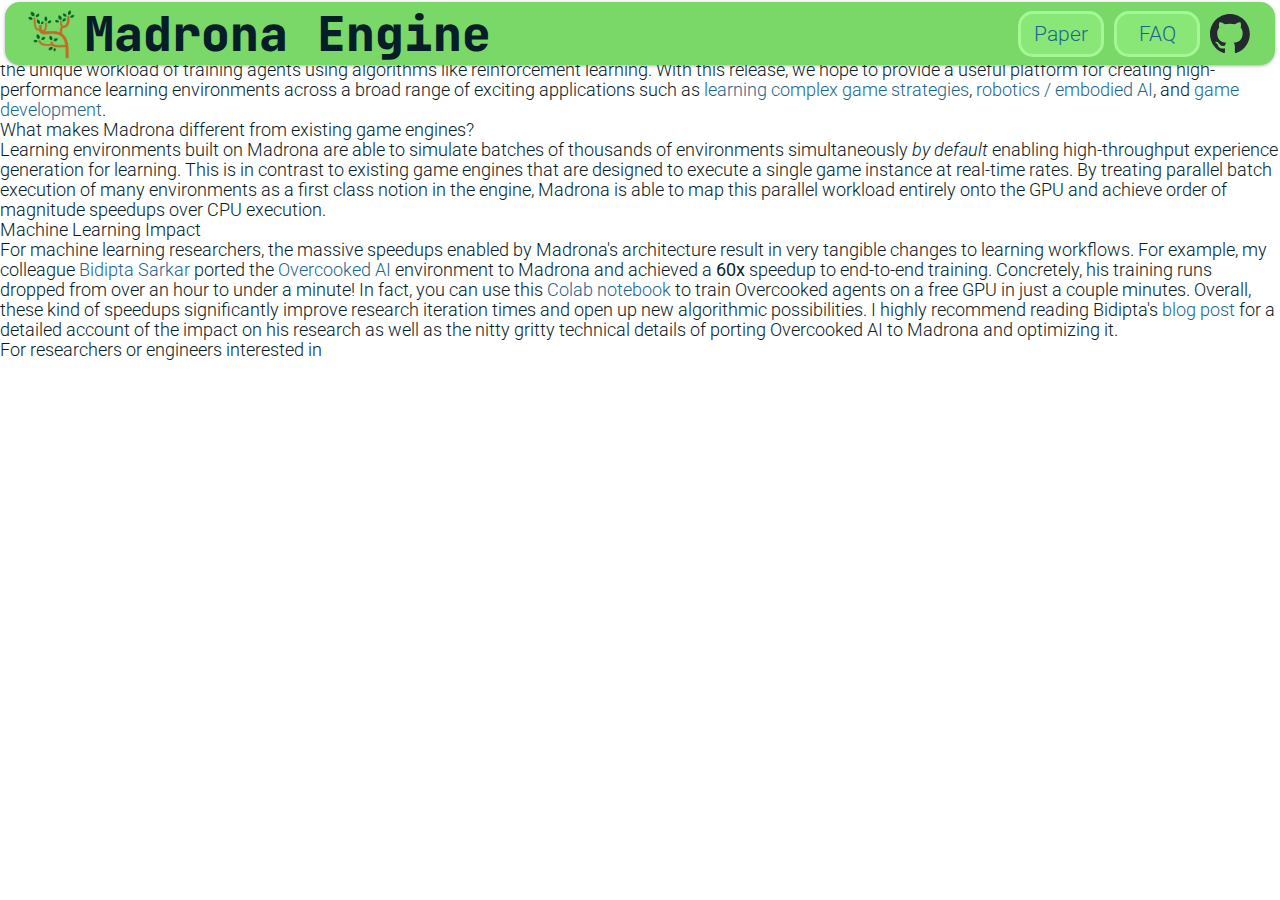
<file: blog.html>
<!DOCTYPE html>
<html lang='en'>
  <head>
    <title>Madrona Engine</title>
    <meta charset='UTF-8'>
    <meta name='viewport' content='width=device-width, initial-scale=1'>
    <link href='https://fonts.googleapis.com/css?family=JetBrains+Mono' rel='stylesheet'>
    <link href='https://fonts.googleapis.com/css?family=Roboto' rel='stylesheet'>
    <link rel='stylesheet' href='style.css'>
  </head>

  <body>
    <div class='madrona-nav-wrapper'>
      <div class='madrona-nav'>
        <a href='#'>
          <img src='madrona_simple.png' width='50' />
          <span class='logo'>Madrona&nbsp;Engine</span>
        </a>
        <div class='madrona-nav-items'>
          <a href='#paper' class='link'>
            Paper
          </a>
          <a href='#faq' class='link'>
            FAQ 
          </a>
          <!-- <a href='#' class='link'>
            Blog
          </a> -->
          <a href='https://github.com/shacklettbp/madrona' class='gh'>
            <img src='github-mark.svg' alt='GitHub' />
          </a>
        </div>
      </div>
    </div>
    
    <div class='blog'>
      <div id='title' class='title'>
        <div class='title-bg'>
          <h1>Madrona v0.1: A Game Engine for Training Agents</h1> 
          <p>Posted on Sunday, August 6th by <a href='https://cs.stanford.edu/~bps'>Brennan Shacklett</a></p>
        </div>
      </div>
      <section id='intro'>
        <p>
        After about a year of work, I'm happy to announce the initial release of the Madrona Engine. Madrona is a new type of game engine designed from the ground up for the unique workload of training agents using algorithms like reinforcement learning. With this release, we hope to provide a useful platform for creating high-performance learning environments across a broad range of exciting applications such as <a href='https://openai.com/research/openai-five'>learning complex game strategies</a>, <a href='https://arxiv.org/pdf/2011.01975.pdf'>robotics / embodied AI</a>, and <a href='https://arxiv.org/abs/2307.11105'>game development</a>.
      </section>
      <section id='different'>
        <h3>What makes Madrona different from existing game engines?</h3>
        <p>
        Learning environments built on Madrona are able to simulate batches of thousands of environments simultaneously <em>by default</em> enabling high-throughput experience generation for learning. This is in contrast to existing game engines that are designed to execute a single game instance at real-time rates. By treating parallel batch execution of many environments as a first class notion in the engine, Madrona is able to map this parallel workload entirely onto the GPU and achieve order of magnitude speedups over CPU execution.
        </p>
    </section>
    <section id='ml'>
        <h3>Machine Learning Impact</h3>
        <p>
        For machine learning researchers, the massive speedups enabled by Madrona's architecture result in very tangible changes to learning workflows. For example, my colleague <a href='https://bsarkar321.github.io/'>Bidipta Sarkar</a> ported the <a href="https://github.com/HumanCompatibleAI/overcooked_ai">Overcooked AI</a> environment to Madrona and achieved a <strong>60x</strong> speedup to end-to-end training. Concretely, his training runs dropped from over an hour to under a minute! In fact, you can use this <a href='https://colab.research.google.com/github/bsarkar321/madrona_rl_envs/blob/master/overcooked_compiled_colab.ipynb'>Colab notebook</a> to train Overcooked agents on a free GPU in just a couple minutes. Overall, these kind of speedups significantly improve research iteration times and open up new algorithmic possibilities. I highly recommend reading Bidipta's <a href="https://bsarkar321.github.io/blog/overcooked_madrona/index.html">blog post</a> for a detailed account of the impact on his research as well as the nitty gritty technical details of porting Overcooked AI to Madrona and optimizing it.
        </p>

        <p>
        For researchers or engineers interested in 
        </p>
      </section>

      <section id='ecs'>
      </section>
    </div>
  </body>
</html>
</file>
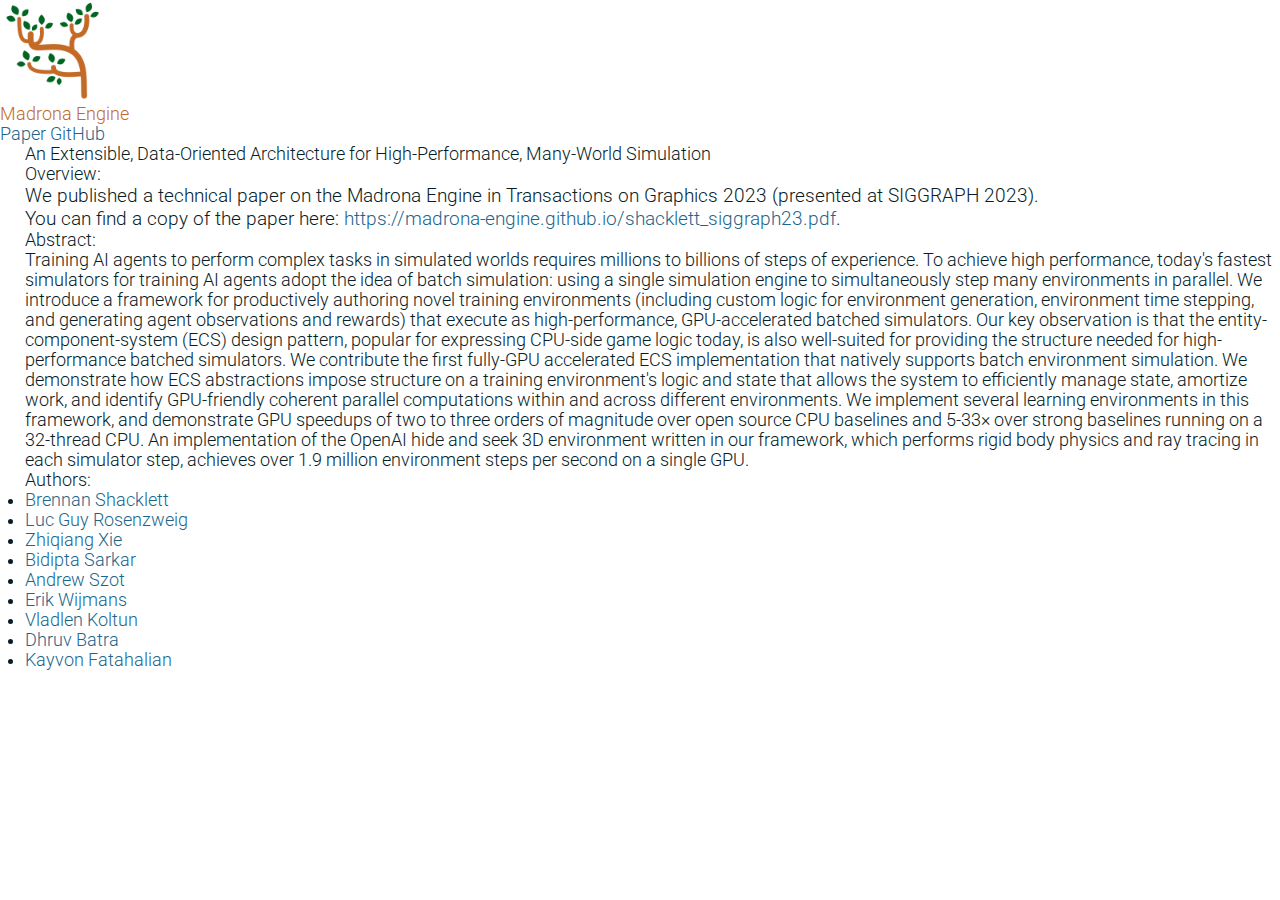
<file: paper.html>
<!DOCTYPE html>
<html lang="en">
  <head>
    <title>Madrona Engine</title>
    <meta charset="UTF-8">
    <link rel="stylesheet" href="style.css">
    <link href="https://fonts.googleapis.com/css?family=JetBrains+Mono" rel="stylesheet">
    <link href="https://fonts.googleapis.com/css?family=Roboto" rel="stylesheet">
  </head>

  <body>
    <div class="navbar">
      <a href="new.html">
        <img src="madrona_simple.png" width="100"></img>
        <p class="logo">Madrona Engine</p>
      </a>
      <div class="navbar-items">
        <a href="paper.html" class="link">
          Paper
        </a>
        <a href="https://github.com/shacklettbp/madrona" class="link">
          GitHub
        </a>
      </div>
    </div>

    <div class="content">
      <h1>An Extensible, Data-Oriented Architecture for High-Performance, Many-World Simulation</h1>
      <h2>Overview:</h2>
      <p class="blurb">
      We published a technical paper on the Madrona Engine in Transactions on Graphics 2023 (presented at SIGGRAPH 2023).<br>You can find a copy of the paper here: <a href="shacklett_siggraph23.pdf">https://madrona-engine.github.io/shacklett_siggraph23.pdf</a>.
      </p>

      <h2>Abstract:</h2>
      <p>
        Training AI agents to perform complex tasks in simulated worlds requires millions to billions of steps of experience. To achieve high performance, today's fastest simulators for training AI agents adopt the idea of batch simulation: using a single simulation engine to simultaneously step many environments in parallel. We introduce a framework for productively authoring novel training environments (including custom logic for environment generation, environment time stepping, and generating agent observations and rewards) that execute as high-performance, GPU-accelerated batched simulators. Our key observation is that the entity-component-system (ECS) design pattern, popular for expressing CPU-side game logic today, is also well-suited for providing the structure needed for high-performance batched simulators. We contribute the first fully-GPU accelerated ECS implementation that natively supports batch environment simulation. We demonstrate how ECS abstractions impose structure on a training environment's logic and state  that allows the system to efficiently manage state, amortize work, and identify GPU-friendly coherent parallel computations within and across different environments. We implement several learning environments in this framework, and demonstrate GPU speedups of two to three orders of magnitude over open source CPU baselines and 5-33× over strong baselines running on a 32-thread CPU.  An implementation of the OpenAI hide and seek 3D environment written in our framework, which performs rigid body physics and ray tracing in each simulator step, achieves over 1.9&nbsp;million environment steps per second on a single GPU.
      </p>

      <h2>Authors:</h2>
      <ul>
          <li><a href="https://cs.stanford.edu/~bps">Brennan Shacklett</a></li>
          <li><a href="https://www.linkedin.com/in/luc-rosenzweig/">Luc Guy Rosenzweig</a></li>
          <li><a href="https://zhiqiangxie.com/">Zhiqiang Xie</a></li>
          <li><a href="https://scholar.google.com/citations?user=wr9RgmcAAAAJ&hl=en">Bidipta Sarkar</a></li>
          <li><a href="https://www.andrewszot.com/">Andrew Szot</a></li>
          <li><a href="https://wijmans.xyz/">Erik Wijmans</a></li>
          <li><a href="http://vladlen.info/">Vladlen Koltun</a></li>
          <li><a href="https://faculty.cc.gatech.edu/~dbatra/">Dhruv Batra</a></li>
          <li><a href="http://graphics.stanford.edu/~kayvonf/">Kayvon Fatahalian</a></li>
      </ul>


    </div>

  </body>
</html>
</file>
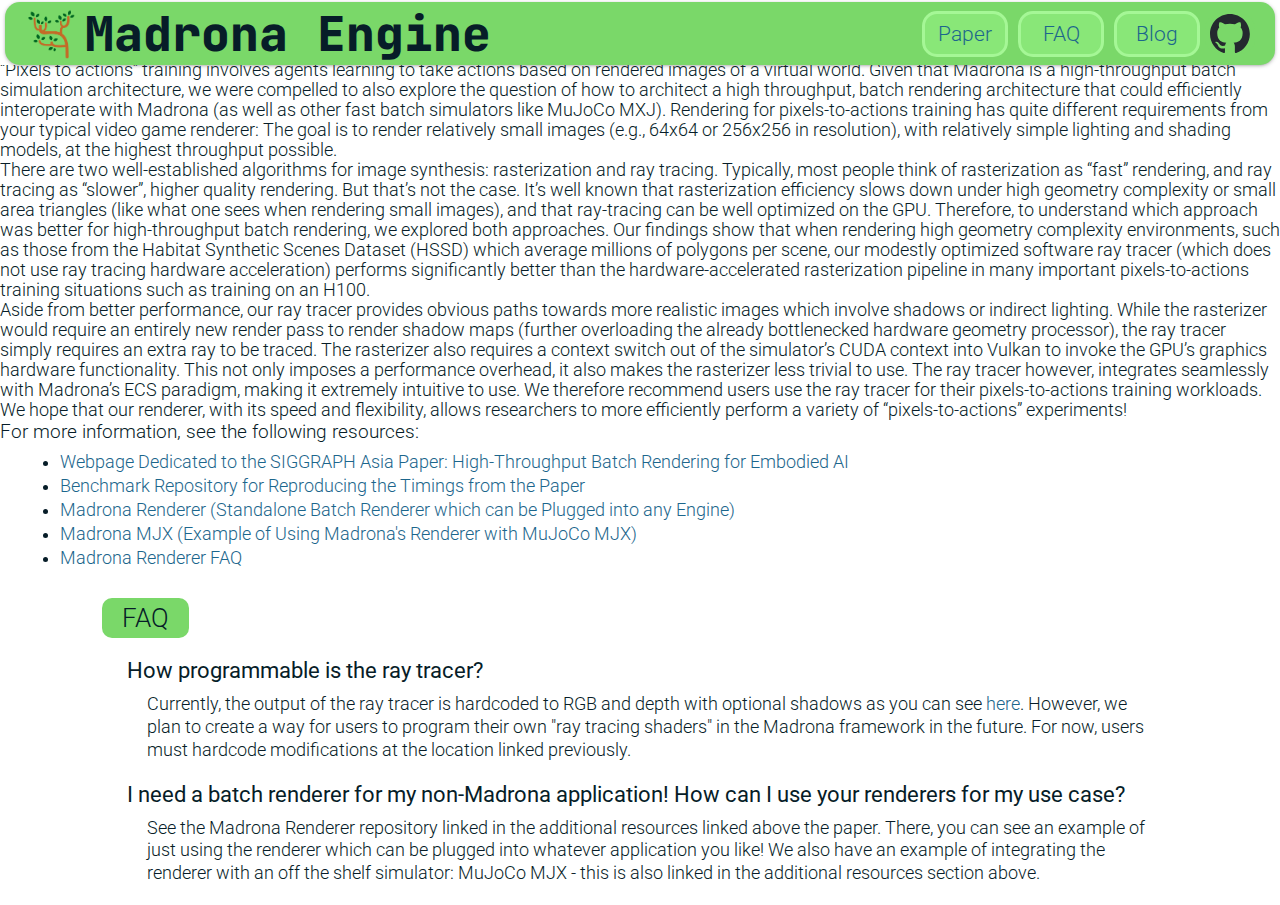
<file: renderer-blog.html>
<!DOCTYPE html>
<html lang='en'>
  <head>
    <title>Madrona Engine</title>
    <meta charset='UTF-8'>
    <link rel='icon' type='image/x-icon' href='favicon.ico'>
    <meta name='viewport' content='width=device-width'>
    <link href='https://fonts.googleapis.com/css?family=JetBrains+Mono' rel='stylesheet'>
    <link href='https://fonts.googleapis.com/css?family=Roboto' rel='stylesheet'>
    <link rel='stylesheet' href='style.css'>
  </head>

  <body class='blog-background'>
    <div class='madrona-nav-wrapper blog-background'>
      <div class='madrona-nav'>
        <a href='/' class='logo-wrapper'>
          <img src='madrona_simple.png' width='50' />
          <span class='logo'>Madrona&nbsp;Engine</span>
        </a>
        <div class='madrona-nav-items'>
          <a href='/renderer.html' class='link'>
            Paper
          </a>
          <a href='/#render-faq' class='link'>
            FAQ 
          </a>
          <a href='/blog.html' class='link'>
            Blog
          </a>
          <a href='https://github.com/shacklettbp/madrona' class='gh'>
            <img src='github-mark.svg' alt='GitHub' />
          </a>
        </div>
      </div>
    </div>

    <div class='blog'>

      <div id='title-nav-container' class='title-nav-container'>
        <div id='title' class='title'>
          <div class='title-bg'>
            <h1>
              <span class='title-line'>Madrona v0.2: </span>
              <span class='title-line'>Introducing the Engine's High Throughput Batch Renderer</span>
            </h1> 
            <p>Posted on Sunday, October 13th 2024 by <a href='https://www.linkedin.com/in/luc-rosenzweig/'>Luc Rosenzweig</a></p>
          </div>
        </div>

        <div id='back' class='next-button'>
          <div class='next-bg'>
            <h2>
              <a href='/blog.html'>Prev</a>
            </h2>
          </div>
        </div>
      </div>

    <section id='intro'>

      <p>
“Pixels to actions” training involves agents learning to take actions based on rendered images of a virtual world. Given that Madrona is a high-throughput batch simulation architecture, we were compelled to also explore the question of how to architect a high throughput, batch rendering architecture that could efficiently interoperate with Madrona (as well as other fast batch simulators like MuJoCo MXJ).  Rendering for pixels-to-actions training has quite different requirements from your typical video game renderer: The goal is to render relatively small images (e.g., 64x64 or 256x256 in resolution), with relatively simple lighting and shading models, at the highest throughput possible.    

      <p>
There are two well-established algorithms for image synthesis: rasterization and ray tracing. Typically, most people think of rasterization as “fast” rendering, and ray tracing as “slower”, higher quality rendering.  But that’s not the case. It’s well known that rasterization efficiency slows down under high geometry complexity or small area triangles (like what one sees when rendering small images), and that ray-tracing can be well optimized on the GPU.  Therefore, to understand which approach was better for high-throughput batch rendering, we explored both approaches. Our findings show that when rendering high geometry complexity environments, such as those from the Habitat Synthetic Scenes Dataset (HSSD) which average millions of polygons per scene,  our modestly optimized software ray tracer (which does not use ray tracing hardware acceleration) performs significantly better than the hardware-accelerated rasterization pipeline in many important pixels-to-actions training situations such as training on an H100. 

      <p>
Aside from better performance, our ray tracer provides obvious paths towards more realistic images which involve shadows or indirect lighting. While the rasterizer would require an entirely new render pass to render shadow maps (further overloading the already bottlenecked hardware geometry processor), the ray tracer simply requires an extra ray to be traced. The rasterizer also requires a context switch out of the simulator’s CUDA context into Vulkan to invoke the GPU’s graphics hardware functionality. This not only imposes a performance overhead, it also makes the rasterizer less trivial to use. The ray tracer however, integrates seamlessly with Madrona’s ECS paradigm, making it extremely intuitive to use. We therefore recommend users use the ray tracer for their pixels-to-actions training workloads.

      <p>
We hope that our renderer, with its speed and flexibility, allows researchers to more efficiently perform a variety of “pixels-to-actions” experiments!

     <p class='detail blurb'>
     For more information, see the following resources:
     <ul class='resources-list'>
       <li><a href='/renderer.html'>Webpage Dedicated to the SIGGRAPH Asia Paper: High-Throughput Batch Rendering for Embodied AI</a></li>
       <li><a href='https://github.com/llGuy/madrona_benchmark'>Benchmark Repository for Reproducing the Timings from the Paper</a></li>
       <li><a href='https://github.com/llGuy/madrona_renderer'>Madrona Renderer (Standalone Batch Renderer which can be Plugged into any Engine)</a></li>
       <li><a href='https://github.com/llGuy/madrona_mjx'>Madrona MJX (Example of Using Madrona's Renderer with MuJoCo MJX)</a></li>
          <li><a href="#render-faq">Madrona Renderer FAQ</a></li>
     </ul>
     </p>
    </section>

    <section id='render-faq' class='info-section'>
      <h1>FAQ</h1>
      <div class='content'>

        <h3>How programmable is the ray tracer?</h3>

        <p class='detail'>
        Currently, the output of the ray tracer is hardcoded to RGB and depth with optional shadows as you can see <a href="https://github.com/shacklettbp/madrona/blob/18268e97fa6fbc3c7f3760b871a1ec8dcf3b3000/src/mw/device/bvh_raycast.cpp#L784">here</a>. However, we plan to create a way for users to program their own "ray tracing shaders" in the Madrona framework in the future. For now, users must hardcode modifications at the location linked previously.
        </p>

        <h3>I need a batch renderer for my non-Madrona application! How can I use your renderers for my use case?</h3>

        <p class='detail'>
        See the Madrona Renderer repository linked in the additional resources linked above the paper. There, you can see an example of just using the renderer which can be plugged into whatever application you like! We also have an example of integrating the renderer with an off the shelf simulator: MuJoCo MJX - this is also linked in the additional resources section above.
        </p>

      </div>
    </section>

    </div>
  </body>
</html>
</file>
<file: style.css>
@import url('https://fonts.googleapis.com/css2?family=JetBrains+Mono:wght@800&family=Noto+Sans&family=Roboto:wght@300;400;900&display=swap');

@import url('https://fonts.googleapis.com/css2?family=Material+Symbols+Outlined:opsz,wght,FILL,GRAD@48,100,0,0');

body {
  display: flex;
  flex-direction: column;
  font-family: Roboto, Arial;
  font-weight: 300;
  font-size: 1.1em;
  max-width: 1500px;
  min-width: 850px;
  color: #071D28;
  border-color: #071D28;
  margin-left: auto;
  margin-right: auto;
  margin-top: 0px;
  margin-bottom: 20px;
}

:target {
    scroll-margin-top: 50px;
}

a, a:visited {
  text-decoration: none;
  color: #1c668c;
}

a:hover {
  color: #c46a27;
}

h1, h2, h3, p {
  padding: 0;
  margin: 0;
  font-size: 1em;
  font-weight: 300;
}

pre {
  padding: 0;
  margin: 0;
  font-size: 1em;
  font-weight: 300;
}

ul {
  margin: 0;
  padding: 0;
}

.madrona-nav-wrapper {
  position: fixed;
  display: flex;
  top: 0;
  z-index: 999;
  width: 100%;
  max-width: 1500px;
  min-width: 800px;
  background-color: #FFFFFF;
}

/* Style the navigation bar */
.madrona-nav {
  display: flex;
  justify-content: space-between;
  flex-grow: 1;
  overflow: hidden;
  background-color: #7ad869;
  border-radius: 15px;
  padding: 0px 20px;
  margin-top: 2px;
  margin-left: 5px;
  margin-right: 5px;
  margin-bottom: 0px;
  box-shadow: 0px 1px 5px -2px #444444;
}

/* Style the navigation bar links */
.madrona-nav a {
  display: flex;
  align-items: center;
}

/* Style the navigation bar logo */
.madrona-nav span.logo {
  font-family: JetBrains Mono, Arial;
  font-weight: 800;
  font-size: 36pt;
  margin: 0px 10px;
  color: #071D28;
}

/* Style the navigation bar items */
.madrona-nav-items {
  display: flex;
  flex-direction: row;
  align-items: center;
  align-items: top;
  font-size: 16pt;
  font-weight: 300;
}

.madrona-nav-items a {
  margin: 5px;
  background-color: #89e778;
  border-style: solid;
  border-color: #a5f796;
  border-radius: 15px;
  height: 20px;
  width: 60px;
  padding: 10px;
  display: flex;
  justify-content: center;
}

.madrona-nav-items a.link:hover {
  color: #c46a27;
  background-color: #add97a;
  border-color: #cce9a9;
}

.madrona-nav-items a.gh {
  background-color: #7ad869;
  border-style: none;
  width: 50px;
  padding-left: 0px;
  padding-right: 0px;
  margin-left: 0px;
  margin-right: 0px;
}

.madrona-nav-items a.gh img {
  width: 40px;
}

.madrona-nav-items a.gh:hover img {
  width: 40px;
  filter: opacity(80%);
}

.info-section {
  display: flex;
  flex-direction: column;
  align-items: start;
  margin: 10px 8% 0px 8%;
}

@media only screen and (max-width: 600px) {
  .info-section {
    margin: 10px 2% 0px 2%;
  }
}

.no-top-margin {
  margin-top: 0px;
}

.content {
  margin-left: 25px;
}

#video {
  margin-top: 69px;
}

#main-video-container {
  position: relative;
  display: flex;
  flex-direction: column;
  align-items: center;
  padding: 0px 8%;
  width: 720px;
  height: 405px;
  margin-left: auto;
  margin-right: auto;
}

#main-video-container video {
  max-width: 100%;
  padding: 0;
  margin: 0;
  width: 720px;
  height: 405px;
}

#main-video-container .replay {
  display: none;
  position: absolute;
  left: 50%;
  bottom: 14px;
  transform: translateX(-50%);
  border: none;
  cursor: pointer;
  background-color: rgba(255, 255, 255, 0.7);
  border-radius: 8px;
  padding: 8px 15px;
  font-size: 30pt;
  font-family: 'Noto Sans', sans-serif;
  border-color: #071d28ba;
  border-width: 2px;
  border-style: solid;
}

.info-section h1 {
  font-family: Roboto, Arial;
  font-weight: 300;
  font-size: 1.5em;
  color: #071D28;
  background-color: #7ad869;
  border-radius: 10px;
  padding: 5px 20px;
  margin-top: 20px;
  margin-bottom: 20px;
}

.info-section h2 {
  font-weight: 400;
  font-size: 1.35em;
  margin-top: 20px;
  margin-bottom: 10px;
}

.info-section h2:first-child {
  margin-top: 0px;
}

.info-section h3 {
  font-weight: 400;
  font-size: 1.25em;
  margin-top: 20px;
  margin-bottom: 10px;
}

.info-section h3:first-child {
  margin-top: 0px;
}

.info-section p {
  line-height: 1.3;
}

.info-section .underline {
  border: 0;
  border-bottom: 1px;
  border-style: solid;
  padding-left: 5px;
  padding-right: 5px;
}

.blurb {
  font-size: 1.1em;
}

.info-section p.detail {
  margin-top: 10px;
  margin-left: 20px;
  margin-right: 20px;
}

.info-section p.detail:first-of-type {
  margin-top: 0px;
}

.resources-list {
  margin-top: 5px;
  margin-left: 60px;
  margin-right: 20px;
}

.resources-list li {
  padding-top: 4px;
}

.info-section p.paper-abstract {
  font-size: 0.980em;
}

.paper-block {
  display: flex;
  flex-direction: column;
  /* align-items: center; */
  flex-wrap: wrap;
  background-color: #f2f2f2;
  border-radius: 10px;
  padding: 15px 20px 15px 20px;
  margin-top: 15px;
  max-width: 805px;
  margin-left: auto;
  margin-right: auto;
}

.paper-details-wrapper {
  display: flex;
  flex-direction: row;
  justify-content: space-between;
}

.paper-details {
  padding-left: 10pt;
}

#paper-download {
  display: flex;
  flex-direction: column;
  justify-content: center;
  font-family: 'Noto Sans', sans-serif;
  padding-right: 20pt;
}

#paper-download a {
  text-align: center;
  font-weight: 800;
  margin-top: -8px;
}

.pdf-download-icon {
  font-size: 80px;
  line-height: 1;
}

.pdf-download-text {
  margin-top: -10px;
}

.paper-title-wrapper {
  margin-bottom: 10px;
}

a.paper-title {
  display: inline-block;
  padding-bottom: 2px;
  font-weight: 900;
  font-size: 1.1em;
  color: #071D28;
}

a.paper-title:visited {
  color: #071D28;
}

a.paper-title:hover {
  color: #c46a27;
  border-color: #071D28;
}

.authors {
  margin-left: 10px;
  line-height: 150%;
  padding-bottom: 6px;
}

.conference {
  margin: 0px;
  margin-top: 5px;
  margin-left: 10px;
}

.citation {
  display: inline-block;
  margin-left: 20px;
  background-color: #EEEEEE;
  padding: 10px 30px;
  border-radius: 10px;
}

.blog-title {
    margin-top: 75px;
}

.blog-section {
  display: flex;
  flex-direction: column;
  align-items: start;
  margin: 10px 8% 0px 8%;
}

.blog-section h1 {
  font-family: Roboto, Arial;
  font-weight: 300;
  font-size: 1.5em;
  color: #071D28;
  background-color: #7ad869;
  border-radius: 10px;
  padding: 5px 20px;
  margin-top: 20px;
  margin-bottom: 20px;
}

.blog-section h2 {
  font-weight: 400;
  font-size: 1.35em;
  margin-top: 20px;
  margin-bottom: 10px;
}

.blog-section h2:first-child {
  margin-top: 0px;
}

.blog-section h3 {
  font-weight: 400;
  font-size: 1.25em;
  margin-top: 20px;
  margin-bottom: 10px;
}

.blog-section h3:first-child {
  margin-top: 0px;
}

.blog-section p {
  line-height: 1.3;
  margin-top: 10px;
  margin-left: 20px;
  margin-right: 20px;
}

.blog-section p:first-of-type {
  margin-top: 0px;
}
</file>
